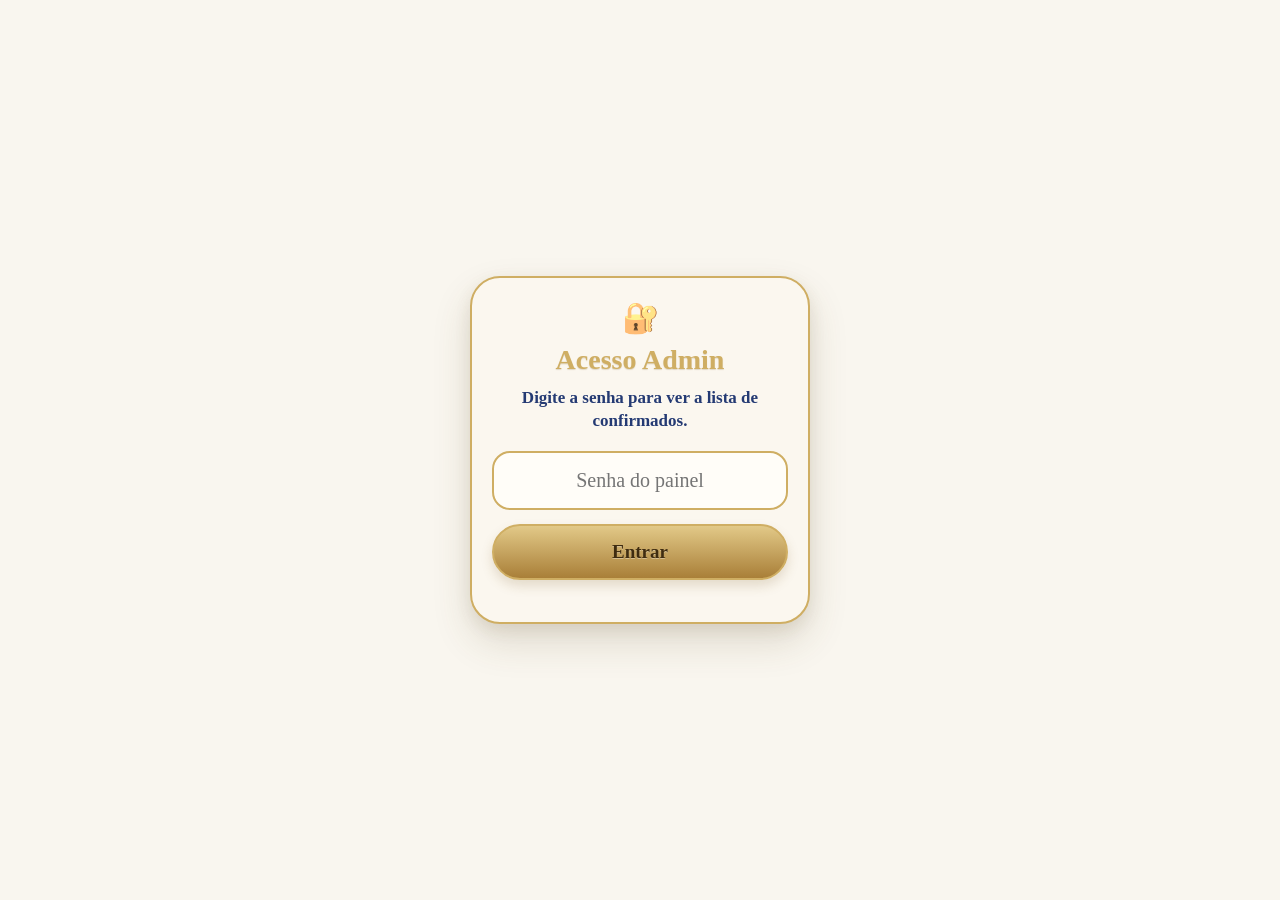
<file: admin.html>
<!DOCTYPE html>
<html lang="pt-BR">

<head>
    <meta charset="UTF-8">
    <meta name="viewport" content="width=device-width, initial-scale=1.0">
    <title>Painel Admin</title>
    <link rel="stylesheet" href="style.css">
</head>

<body>

<main class="story">

    <div id="telaSenha" class="card">

        <div class="topo">🔐</div>

        <h3>Acesso Admin</h3>

        <p class="subtitulo">
            Digite a senha para ver a lista de confirmados.
        </p>

        <input type="password" id="senhaAdmin" placeholder="Senha do painel">

        <button onclick="entrarAdmin()">Entrar</button>

        <p id="erroSenha" class="toque"></p>

    </div>

    <div id="painelAdmin" class="card escondido">

        <div class="topo">📋</div>

        <h3>Painel Admin</h3>

        <div id="resumoAdmin" class="resumo-admin"></div>

        <div class="filtros-admin">
            <button onclick="filtrarLista('todos')">Todos</button>
            <button onclick="filtrarLista('entraram')">Entraram</button>
            <button onclick="filtrarLista('naoEntraram')">Não entraram</button>
        </div>

        <input 
            type="text" 
            id="busca" 
            placeholder="Pesquisar convidado"
            onkeyup="pesquisarConvidado()"
        >

        <div id="listaConfirmados"></div>

        <button onclick="copiarListaWhatsapp()">📋 Copiar para WhatsApp</button>

        <button onclick="baixarCSV()">📥 Baixar Excel</button>

        <button onclick="limparLista()">🗑️ Limpar Lista</button>

    </div>

</main>

<script>
const SENHA_ADMIN = "gabriel10";

let lista = JSON.parse(localStorage.getItem("confirmacoes")) || [];

let filtroAtual = "todos";

let area = document.getElementById("listaConfirmados");
let resumo = document.getElementById("resumoAdmin");

function entrarAdmin() {
    let senhaDigitada = document.getElementById("senhaAdmin").value;
    let erro = document.getElementById("erroSenha");

    if (senhaDigitada === SENHA_ADMIN) {
        document.getElementById("telaSenha").classList.add("escondido");
        document.getElementById("painelAdmin").classList.remove("escondido");

        atualizarLista();
    } else {
        erro.innerHTML = "Senha incorreta. Tente novamente.";
    }
}

function atualizarLista() {
    lista = JSON.parse(localStorage.getItem("confirmacoes")) || [];

    mostrarResumo();
    aplicarFiltros();
}

function mostrarResumo() {
    let totalConfirmacoes = lista.length;
    let totalAdultos = 0;
    let totalCriancas = 0;
    let totalEntraram = 0;
    let totalNaoEntraram = 0;

    lista.forEach(function(item) {
        totalAdultos += Number(item.adultos) || 0;
        totalCriancas += Number(item.criancas) || 0;

        if (item.status === "utilizado") {
            totalEntraram++;
        } else {
            totalNaoEntraram++;
        }
    });

    let totalPessoas = totalAdultos + totalCriancas;

    resumo.innerHTML = `
        <div class="resumo-admin-grid">
            <div>
                <strong>${totalConfirmacoes}</strong>
                <span>confirmações</span>
            </div>

            <div>
                <strong>${totalPessoas}</strong>
                <span>pessoas</span>
            </div>

            <div>
                <strong>${totalAdultos}</strong>
                <span>adultos</span>
            </div>

            <div>
                <strong>${totalCriancas}</strong>
                <span>crianças</span>
            </div>

            <div>
                <strong>${totalEntraram}</strong>
                <span>entraram</span>
            </div>

            <div>
                <strong>${totalNaoEntraram}</strong>
                <span>não entraram</span>
            </div>
        </div>
    `;
}

function filtrarLista(filtro) {
    filtroAtual = filtro;

    aplicarFiltros();
}

function aplicarFiltros() {
    let texto = document.getElementById("busca").value.toLowerCase();

    let resultado = lista.filter(function(item) {
        let combinaBusca =
            item.nome.toLowerCase().includes(texto) ||
            item.codigo.toLowerCase().includes(texto);

        let combinaFiltro = true;

        if (filtroAtual === "entraram") {
            combinaFiltro = item.status === "utilizado";
        }

        if (filtroAtual === "naoEntraram") {
            combinaFiltro = item.status !== "utilizado";
        }

        return combinaBusca && combinaFiltro;
    });

    mostrarLista(resultado);
}

function mostrarLista(listaFiltrada) {
    area.innerHTML = "";

    if (listaFiltrada.length === 0) {
        area.innerHTML = "<p class='subtitulo'>Nenhuma confirmação encontrada.</p>";
        return;
    }

    listaFiltrada.forEach(function(item) {
        let totalPessoas = (Number(item.adultos) || 0) + (Number(item.criancas) || 0);

        let statusTexto = "⏳ Não entrou";

        if (item.status === "utilizado") {
            statusTexto = "✅ Entrou";
        }

        area.innerHTML += `
            <div class="convidado">
                <span>${item.codigo}</span>
                <strong>${item.nome}</strong>
                <p>${item.adultos} adulto(s) • ${item.criancas} criança(s)</p>
                <p>Total: ${totalPessoas} pessoa(s)</p>
                <p>${item.data}</p>
                <p><strong>${statusTexto}</strong></p>
            </div>
        `;
    });
}

function pesquisarConvidado() {
    aplicarFiltros();
}

function calcularTotais() {
    let totalAdultos = 0;
    let totalCriancas = 0;
    let totalEntraram = 0;
    let totalNaoEntraram = 0;

    lista.forEach(function(item) {
        totalAdultos += Number(item.adultos) || 0;
        totalCriancas += Number(item.criancas) || 0;

        if (item.status === "utilizado") {
            totalEntraram++;
        } else {
            totalNaoEntraram++;
        }
    });

    return {
        confirmacoes: lista.length,
        adultos: totalAdultos,
        criancas: totalCriancas,
        pessoas: totalAdultos + totalCriancas,
        entraram: totalEntraram,
        naoEntraram: totalNaoEntraram
    };
}

function copiarListaWhatsapp() {
    atualizarLista();

    if (lista.length === 0) {
        alert("Nenhuma confirmação para copiar.");
        return;
    }

    let totais = calcularTotais();

    let relatorio = "CONFIRMADOS - GABRIEL 10 ANOS\n\n";

    lista.forEach(function(item) {
        let status = item.status === "utilizado" ? "ENTROU" : "NÃO ENTROU";

        relatorio += item.codigo + " | " + item.nome + " | " +
            item.adultos + " adulto(s) | " +
            item.criancas + " criança(s) | " +
            status + " | " +
            item.data + "\n";
    });

    relatorio += "\nTOTAL:\n";
    relatorio += totais.confirmacoes + " confirmação(ões)\n";
    relatorio += totais.adultos + " adulto(s)\n";
    relatorio += totais.criancas + " criança(s)\n";
    relatorio += totais.pessoas + " pessoa(s)\n";
    relatorio += totais.entraram + " já entraram\n";
    relatorio += totais.naoEntraram + " não entraram\n";

    navigator.clipboard.writeText(relatorio);

    alert("Lista copiada! Agora é só colar no WhatsApp.");
}

function baixarCSV() {
    atualizarLista();

    if (lista.length === 0) {
        alert("Nenhuma confirmação para baixar.");
        return;
    }

    let csv = "Código;Nome;Adultos;Crianças;Total de Pessoas;Status;Data\n";

    lista.forEach(function(item) {
        let totalPessoas = (Number(item.adultos) || 0) + (Number(item.criancas) || 0);
        let status = item.status === "utilizado" ? "Entrou" : "Não entrou";

        csv += item.codigo + ";";
        csv += item.nome + ";";
        csv += item.adultos + ";";
        csv += item.criancas + ";";
        csv += totalPessoas + ";";
        csv += status + ";";
        csv += item.data + "\n";
    });

    let arquivo = new Blob([csv], { type: "text/csv;charset=utf-8;" });

    let link = document.createElement("a");
    link.href = URL.createObjectURL(arquivo);
    link.download = "confirmados-gabriel-10-anos.csv";
    link.click();
}

function limparLista() {
    let confirmar = confirm("Tem certeza que deseja limpar toda a lista? Essa ação não pode ser desfeita.");

    if (confirmar) {
        localStorage.removeItem("confirmacoes");
        localStorage.removeItem("proximoCodigo");
        location.reload();
    }
}
</script>

</body>

</html>
</file>
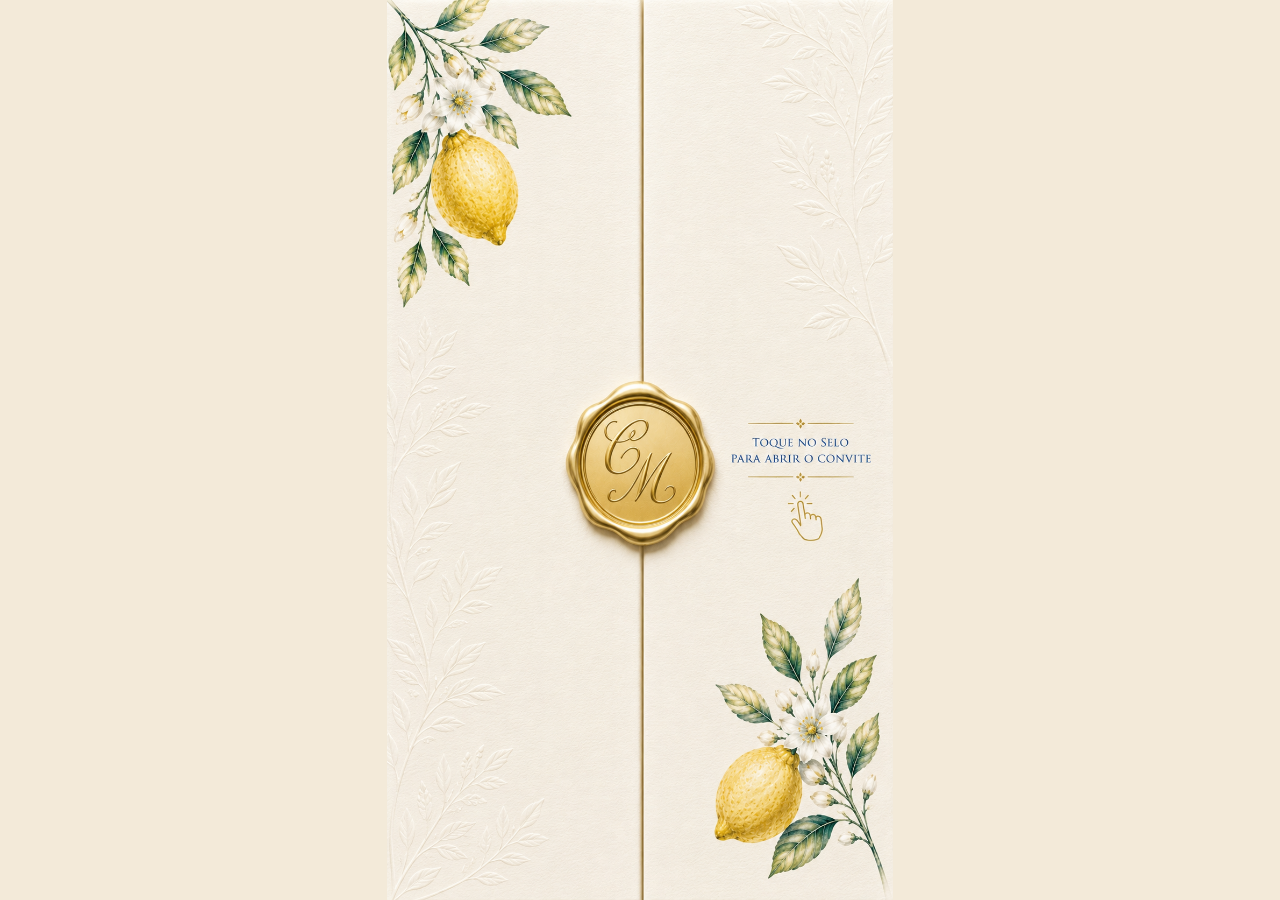
<file: convite.html>
<!DOCTYPE html>
<html lang="pt-BR">
<head>
<meta charset="UTF-8">
<meta name="viewport" content="width=device-width, initial-scale=1.0">
<title>Carmem Mosqueira - 80 anos</title>

<meta property="og:title" content="Convite Especial • Carmem Mosqueira 80 anos">
<meta property="og:description" content="Toque para abrir o convite">
<meta property="og:image" content="https://lariparo-prog.github.io/carmem-80-anos/capa.jpg">
<meta property="og:image:width" content="1200">
<meta property="og:image:height" content="800">
<meta property="og:image:type" content="image/jpeg">
<meta property="og:url" content="https://lariparo-prog.github.io/carmem-80-anos/convite.html">
<meta property="og:type" content="website">

<meta name="twitter:card" content="summary_large_image">
<meta name="twitter:title" content="Convite Especial • Carmem Mosqueira 80 anos">
<meta name="twitter:description" content="Toque para abrir o convite">
<meta name="twitter:image" content="https://lariparo-prog.github.io/carmem-80-anos/capa.jpg">
<style>
*{
    margin:0;
    padding:0;
    box-sizing:border-box;
}

html, body{
    height:100%;
    overflow:hidden;
    background:#f3ead9;
}

.tela{
    position:fixed;
    top:0;
    left:0;
    width:100%;
    height:100%;
    display:flex;
    justify-content:center;
    align-items:center;
}

.tela img{
    height:100%;
    width:auto;
    max-width:100%;
    object-fit:contain;
    display:block;
    user-select:none;
    -webkit-user-drag:none;
}

#telaConvite{
    z-index:1;
}

.icone-toque{
    position:absolute;
    cursor:pointer;
    pointer-events:none;
}

body.pronto .icone-toque{
    pointer-events:auto;
}

#telaSelo{
    z-index:10;
    cursor:pointer;
}

.ativo #telaSelo{
    animation:sumirSelo .6s ease-in forwards;
}

@keyframes sumirSelo{
    to{ opacity:0; visibility:hidden; }
}
</style>
</head>
<body>

<div id="telaConvite" class="tela">
    <img src="convite.png" id="imgConvite">

    <div class="icone-toque" id="btnConfirmar" onclick="window.location.href='index.html'"></div>
    <div class="icone-toque" id="btnPresente" onclick="window.location.href='presentes.html'"></div>
    <div class="icone-toque" id="btnLocal" onclick="window.open('https://www.google.com/maps/search/?api=1&query=Rua+Manoel+Dias+de+Pinho%2C+22%2C+Ponta+Por%C3%A3%2C+MS','_blank')"></div>
</div>

<div id="telaSelo" class="tela" onclick="abrirConvite()">
    <img src="selo.png">
</div>

<script>
function posicionarBotoes(){
    const img = document.getElementById('imgConvite');
    const rect = img.getBoundingClientRect();

    const zonas = [
        { id:'btnConfirmar', leftPct:13.9, topPct:75.9, widthPct:21.3, heightPct:13.5 },
        { id:'btnPresente',  leftPct:38.5, topPct:75.9, widthPct:21.3, heightPct:13.5 },
        { id:'btnLocal',     leftPct:62.4, topPct:75.9, widthPct:21.3, heightPct:13.5 }
    ];

    zonas.forEach(function(z){
        const el = document.getElementById(z.id);
        el.style.left = (rect.left + rect.width * z.leftPct/100) + 'px';
        el.style.top = (rect.top + rect.height * z.topPct/100) + 'px';
        el.style.width = (rect.width * z.widthPct/100) + 'px';
        el.style.height = (rect.height * z.heightPct/100) + 'px';
    });
}

window.addEventListener('load', posicionarBotoes);

let jaAbriu = false;

// Se voltou da tela de presentes (convite já tinha sido aberto), pula direto pro convite
if (new URLSearchParams(window.location.search).get('aberto') === '1') {
    document.body.classList.add('ativo');
    document.body.classList.add('pronto');
    document.getElementById('telaSelo').style.display = 'none';
    jaAbriu = true;
}

window.addEventListener('resize', posicionarBotoes);

function abrirConvite(){
    if (jaAbriu) return;
    jaAbriu = true;

    document.body.classList.add('ativo');
    document.body.classList.add('pronto');
}
</script>

</body>
</html>
</file>
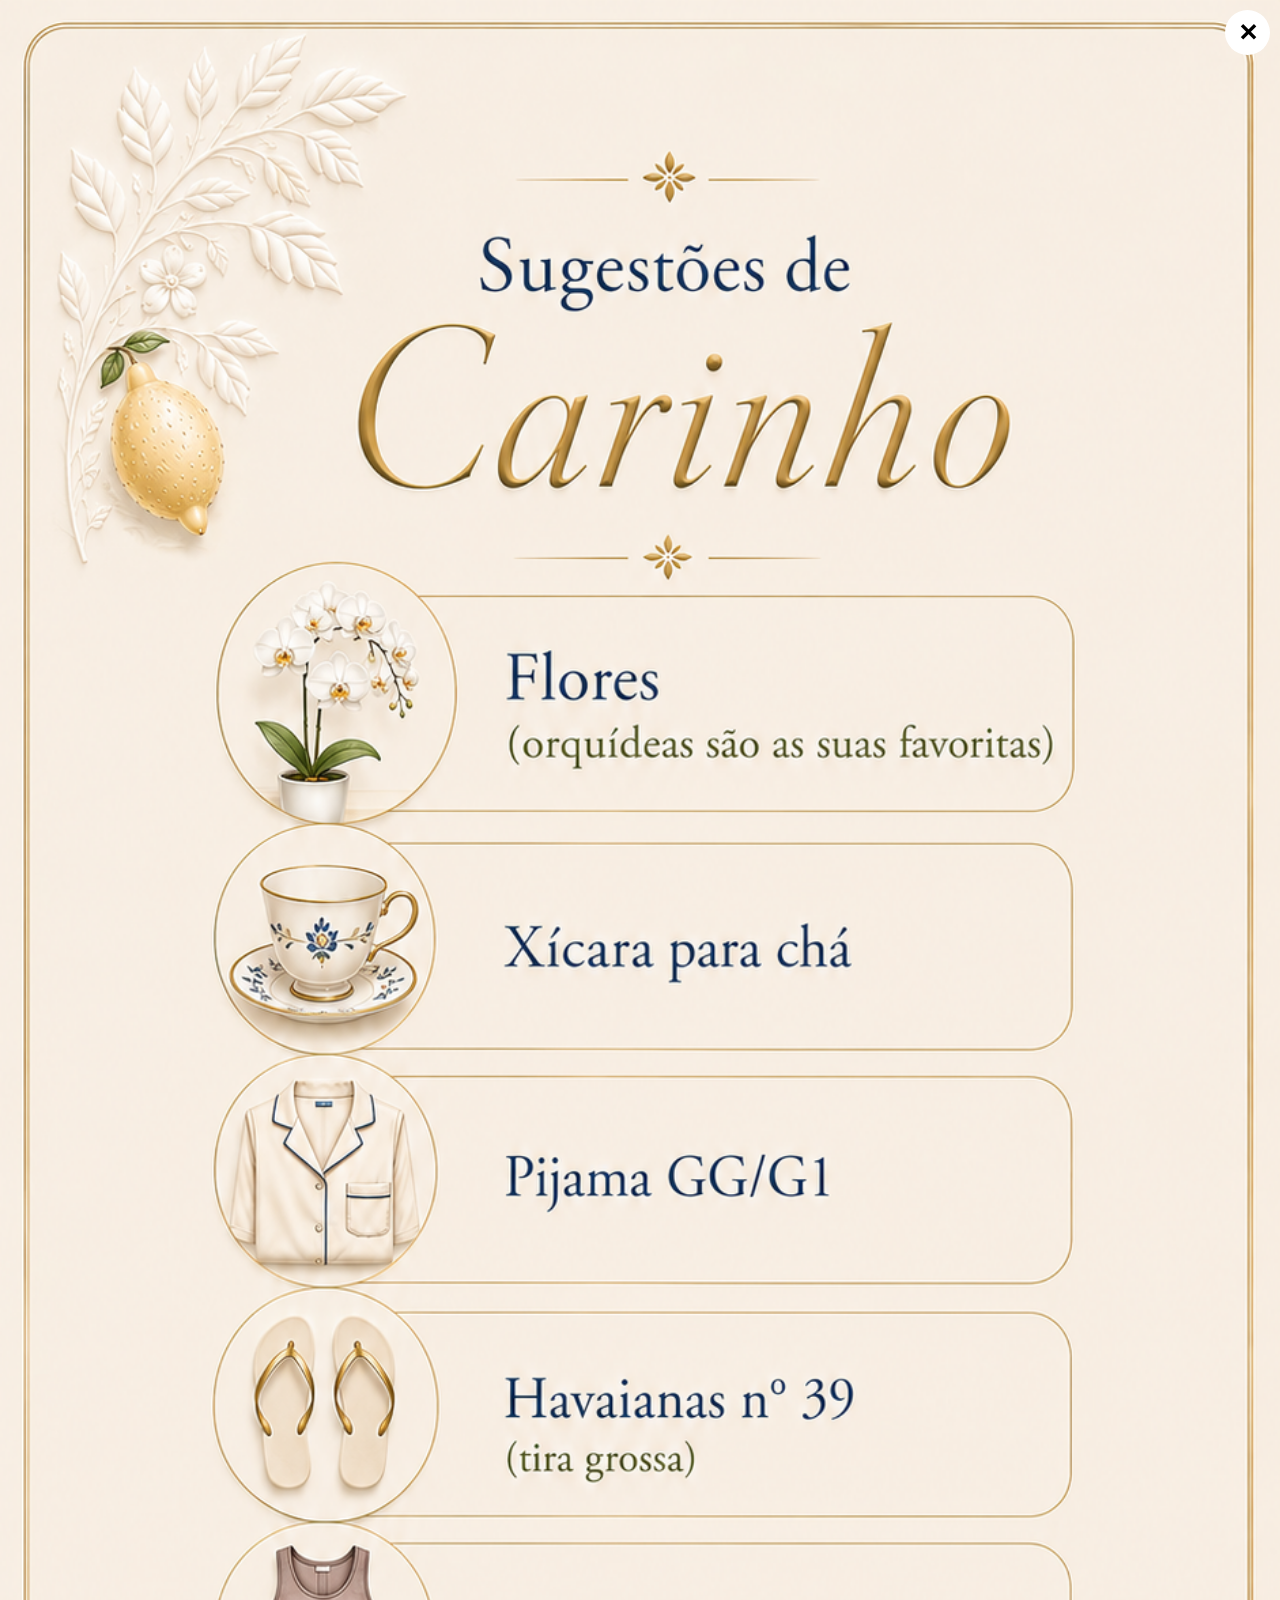
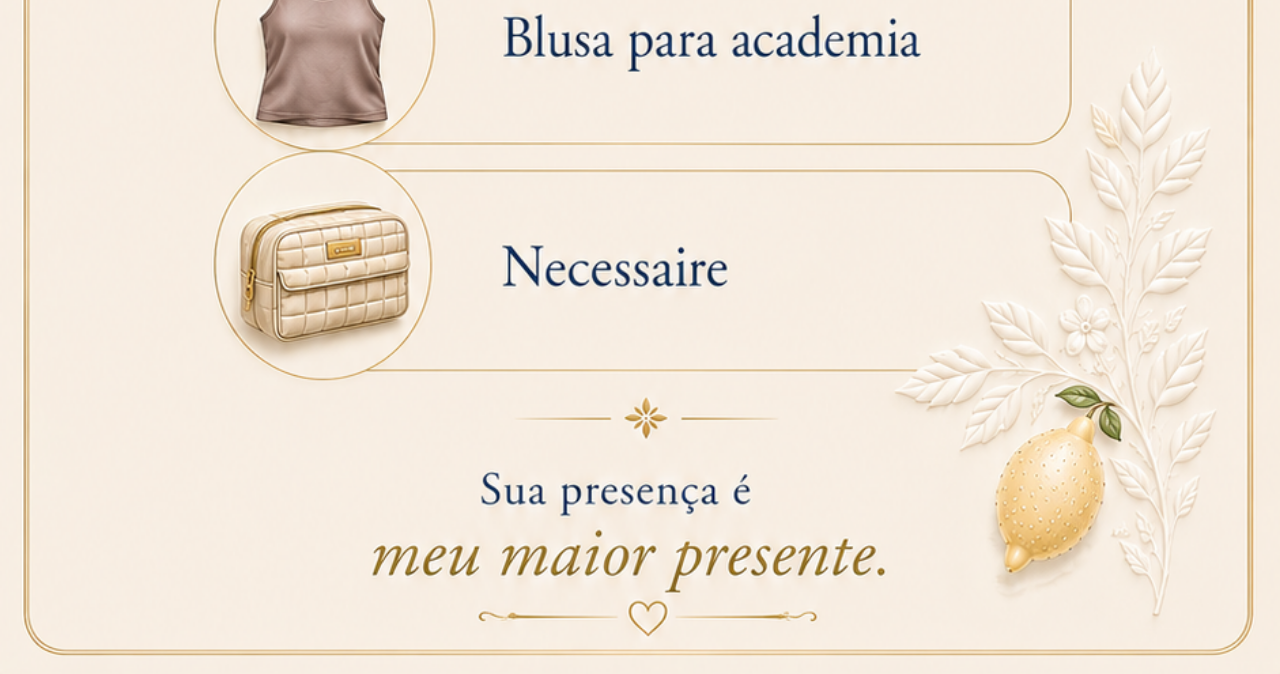
<file: presentes.html>
<!DOCTYPE html>
<html lang="pt-BR">
<head>
<meta charset="UTF-8">
<meta name="viewport" content="width=device-width, initial-scale=1.0">

<title>Sugestões de Presentes</title>

<style>
*{
    margin:0;
    padding:0;
    box-sizing:border-box;
}

body{
    background:#000;
    position:relative;
}

.imagem{
    width:100%;
    display:block;
}

.fechar{
    position:fixed;
    top:10px;
    right:10px;
    width:45px;
    height:45px;
    border:none;
    border-radius:50%;
    background:white;
    font-size:24px;
    font-weight:bold;
    cursor:pointer;
    z-index:999;
}
</style>
</head>

<body>

<button class="fechar" onclick="window.location.href='convite.html?aberto=1'">
✕
</button>

<!-- TROQUE AQUI: coloque a imagem com as sugestões de presente do evento novo -->
<img src="presentes.png" class="imagem">

</body>
</html>
</file>
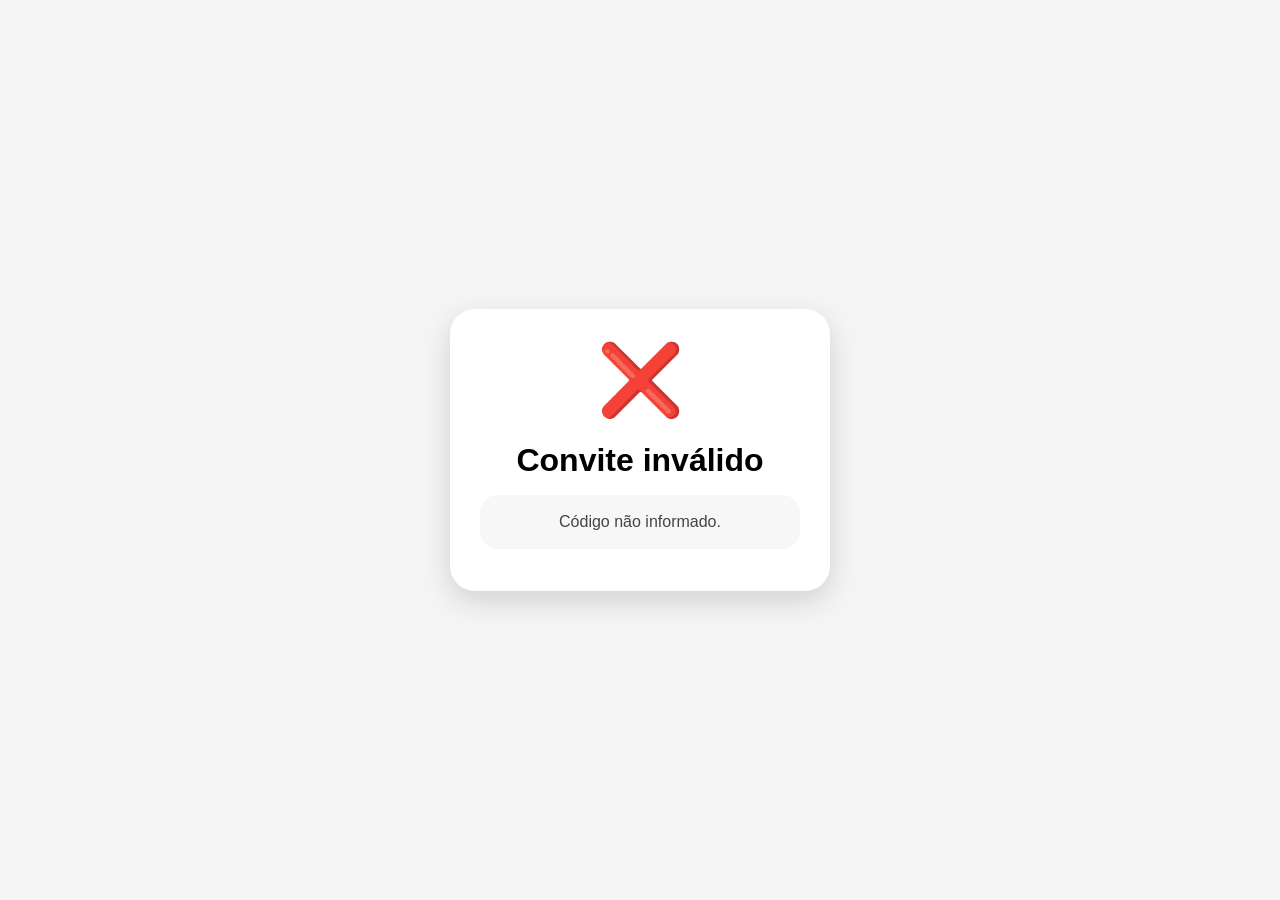
<file: validar.html>
<!DOCTYPE html>
<html lang="pt-BR">

<head>
<meta charset="UTF-8">
<meta name="viewport" content="width=device-width, initial-scale=1.0">

<title>Validação</title>

<style>

body{
    margin:0;
    min-height:100vh;
    display:flex;
    justify-content:center;
    align-items:center;
    background:#f5f5f5;
    font-family:Arial,sans-serif;
}

.card{
    width:320px;
    background:white;
    padding:30px;
    border-radius:25px;
    text-align:center;
    box-shadow:0 10px 30px rgba(0,0,0,.15);
}

.status{
    font-size:70px;
    margin-bottom:15px;
}

h1{
    margin-bottom:15px;
}

.nome{
    font-size:24px;
    color:#007a33;
    font-weight:bold;
    margin-bottom:16px;
}

.dados{
    background:#f7f7f7;
    border-radius:18px;
    padding:14px;
    color:#444;
    font-size:16px;
    line-height:1.6;
    margin-top:10px;
}

.codigo{
    margin-top:12px;
    color:#d4af37;
    font-weight:bold;
    font-size:18px;
}

</style>

</head>

<body>

<div class="card">

    <div id="status" class="status">⏳</div>

    <h1 id="titulo">Validando...</h1>

    <div id="nome" class="nome"></div>

    <div id="dados" class="dados"></div>

    <div id="codigo" class="codigo"></div>

</div>

<script src="validar.js"></script>

</body>
</html>
</file>
<file: style.css>
*{
    margin:0;
    padding:0;
    box-sizing:border-box;
}

html, body{
    height:100%;
}

body{
    font-family: "Georgia", serif;
    background:#f9f6ef;
    display:flex;
    justify-content:center;
    align-items:center;
    overflow:hidden;
    color:#243a73;

    min-height:100vh;
    min-height:100dvh;
}

.story{
    width:100%;
    display:flex;
    justify-content:center;
    align-items:center;
    padding:14px;

    min-height:100vh;
    min-height:100dvh;
}

.card{
    width:340px;
    max-width:92vw;
    max-height:94dvh;
    overflow-y:auto;
    background:#fbf7ef;
    border:2px solid #cfae63;
    border-radius:30px;
    padding:22px 20px;
    text-align:center;
    box-shadow:
        0 18px 38px rgba(95,75,35,.16),
        0 6px 16px rgba(95,75,35,.10);
    margin:0 auto;
}

.topo{
    font-size:30px;
    margin-bottom:10px;
    filter: sepia(1) saturate(2) hue-rotate(350deg);
}

h1{
    color:#cfae63;
    font-size:clamp(28px, 9vw, 38px);
    font-family:"Cormorant Garamond", serif;
    font-weight:600;
    text-transform:none;
    font-style:italic;
    margin-bottom:6px;
    line-height:1.15;
    text-shadow:0 1px 1px rgba(120,90,35,.28);
}

h2{
    color:#cfae63;
    font-family:"Cormorant Garamond", serif;
    font-size:clamp(24px, 6.5vw, 32px);
    margin-top:-2px;
    margin-bottom:6px;
    font-weight:600;
    font-style:italic;
    letter-spacing:.3px;
    text-shadow:0 1px 1px rgba(120,90,35,.28);
}

.frase{
    color:#243a73;
    font-weight:600;
    font-size:19px;
    margin:20px 0;
    line-height:1.4;
}

input{
    width:100%;
    padding:16px;
    border:2px solid #cfae63;
    border-radius:18px;
    text-align:center;
    font-size:20px;
    margin-bottom:14px;
    font-family:"Georgia", serif;
    color:#243a73;
    background:#fffdf8;
}

button{
    background:linear-gradient(180deg,#e2c988,#a97f38);
    color:#3f2c10;
    border:2px solid #cfae63;
    padding:15px 24px;
    border-radius:50px;
    font-size:19px;
    font-weight:700;
    font-family:"Georgia", serif;
    cursor:pointer;
    box-shadow:0 6px 12px rgba(120,90,35,.18);
    width:100%;
    text-shadow:0 1px 0 rgba(255,255,255,.35);
}

button + button{
    margin-top:10px;
}

.toque{
    margin-top:20px;
    color:#2f3f68;
    font-weight:700;
    font-size:16px;
}

.escondido{
    display:none !important;
}

h3{
    color:#cfae63;
    font-size:28px;
    text-transform:none;
    margin-bottom:12px;
    line-height:1.1;
    font-family:"Georgia", serif;
    font-weight:700;
    text-shadow:0 1px 1px rgba(120,90,35,.20);
}

.subtitulo{
    color:#243a73;
    font-size:17px;
    font-weight:600;
    line-height:1.35;
    margin-bottom:18px;
}

/* Lista de resultados da busca: some se vazia, rola só ela mesma se crescer muito */
#listaConvidados{
    max-height:24vh;
    overflow-y:auto;
    margin-bottom:14px;
    text-align:left;
}

#listaConvidados:empty{
    margin-bottom:0;
}

#listaConvidados button{
    display:block;
    width:100%;
    background:#fffdf8;
    color:#243a73;
    border:2px solid #cfae63;
    border-radius:14px;
    padding:12px 16px;
    font-size:18px;
    font-weight:600;
    margin-bottom:8px;
    box-shadow:none;
    text-align:left;
}

#listaConvidados button:last-child{
    margin-bottom:0;
}

.contador{
    background:#fffdf8;
    border:2px solid #cfae63;
    border-radius:20px;
    padding:16px;
    margin:14px 0;
}

.contador span{
    display:block;
    color:#b89343;
    font-size:17px;
    font-weight:700;
    text-transform:none;
    margin-bottom:10px;
}

.contador strong{
    color:#8b6a1f;
}

.controle{
    display:flex;
    justify-content:center;
    align-items:center;
    gap:28px;
}

.controle strong{
    color:#243a73;
    font-size:32px;
    min-width:30px;
}

.botao-contador{
    width:46px;
    height:46px;
    padding:0;
    border-radius:50%;
    font-size:26px;
}

.bola-girando{
    font-size:54px;
    margin-bottom:16px;
    animation:girar 1.2s linear infinite;
}

@keyframes girar{
    from{ transform:rotate(0deg); }
    to{ transform:rotate(360deg); }
}

/* TELA FINAL - QR CODE */

.ticket{
    position:relative;
    width:350px;
    max-width:92vw;
    max-height:94dvh;
    overflow-y:auto;
    overflow-x:hidden;
    background:#fbf7ef;
    border:2px solid #cfae63;
    border-radius:28px;
    padding:0 18px 20px;
    margin:0 auto;
    text-align:center;
    box-shadow:
        0 20px 42px rgba(95,75,35,.16),
        0 8px 18px rgba(95,75,35,.10);
}

.ticket.escondido{
    display:none !important;
}

.ticket-topo{
    background:#f4dfad;
    color:#243a73;
    margin:0 -18px 18px;
    padding:26px 18px 22px;

    border-bottom:3px solid #d4af37;

    box-shadow:
        inset 0 3px 0 rgba(255, 255, 255,.95),
        inset 0 -3px 0 rgba(184,147,67,.45),
        0 4px 12px rgba(184,147,67,.20);
}

.ticket-label{
    display:none;
}

.ticket-topo h3{
    color:#8b6a1f;
    font-family:"Georgia", serif;
    font-size:clamp(24px, 8vw, 30px);
    margin-bottom:2px;
    text-transform:none;
    font-style:normal;
    font-weight:700;
    line-height:1.15;

    text-shadow:
        0 1px 0 #fff7d6,
        0 2px 2px rgba(255,255,255,.45),
        0 3px 5px rgba(120,90,35,.28);
}

.ticket-topo p{
    color:#7f6322;
    font-size:clamp(17px, 5.5vw, 23px);
    font-weight:700;
    margin-top:2px;
    letter-spacing:.5px;
}

.ticket-linha{
    width:100%;
    height:2px;
    background:#cfae63;
    margin:0;
}

.ticket-linha.pontilhada{
    display:none;
}

.ticket-info{
    background:#fffdf8;
    border:2px solid #cfae63;
    border-radius:18px;
    padding:13px;
    margin-bottom:12px;
}

.ticket-info span{
    display:block;
    color:#8b6a1f;
    font-size:14px;
    font-weight:700;
    text-transform:uppercase;
    margin-bottom:6px;
    letter-spacing:.6px;
}

.ticket-info strong{
    color:#b89343;
    font-size:24px;
    font-weight:700;
}

.ticket-evento{
    background:#fffdf8;
    border:2px solid #cfae63;
    border-radius:18px;
    padding:12px;
    margin-bottom:14px;
    color:#b89343;
    font-size:16px;
    font-weight:700;
}

.ticket-resumo{
    margin-bottom:10px;
}

.ticket-qr{
    width:195px;
    height:195px;
    margin:6px auto 10px;
    background:white;
    border:2px solid #cfae63;
    padding:6px;
    display:flex;
    align-items:center;
    justify-content:center;
    overflow:hidden;
}

.qrcode img,
.qrcode canvas{
    width:100% !important;
    height:100% !important;
    display:block;
    object-fit:contain;
}

.ticket-codigo{
    display:inline-block;
    background:linear-gradient(180deg,#d8bd75,#b89343);
    color:#fffdf8;
    padding:8px 18px;
    border-radius:30px;
    font-weight:700;
    font-size:14px;
    margin-bottom:10px;
}

.ticket-aviso{
    color:#243a73;
    font-size:15px;
    font-weight:600;
    margin-bottom:10px;
    line-height:1.4;
}

.ticket-botao{
    display:block;
    margin:0 auto;
    padding:13px 24px;
    font-size:16px;
    background:#ead8a5;
    color:#6f5530 !important;
    border:2px solid #d4af37 !important;
    border-radius:30px;
    box-shadow:0 4px 12px rgba(184,147,67,.20);
}

.ticket-botao + .ticket-botao{
    margin-top:10px;
}

/* Compatibilidade */

.final-card.escondido{
    display:none !important;
}

.resumo-final{
    display:inline-block;
    background:#f4dfad;
    color:#6f5530;
    border:2px solid #d4af37;
    padding:12px 32px;
    border-radius:22px;
    font-size:20px;
    font-weight:700;
    min-width:180px;
    text-align:center;
}

.codigo{
    display:inline-block;
}

/* ADMIN */

.resumo-admin-grid{
    display:grid;
    grid-template-columns:repeat(2,1fr);
    gap:10px;
    margin:14px 0 18px;
}

.resumo-admin-grid div{
    background:#fffdf8;
    border:2px solid #cfae63;
    border-radius:16px;
    padding:12px 8px;
    text-align:center;
}

.resumo-admin-grid strong{
    display:block;
    color:#b89343;
    font-size:19px;
    margin-bottom:4px;
}

.resumo-admin-grid span{
    color:#243a73;
    font-size:13px;
    font-weight:700;
}

#busca{
    margin-bottom:16px;
}

#listaConfirmados .convidado{
    background:#fffdf8;
    border:2px solid #cfae63;
    border-radius:18px;
    padding:12px;
    margin:12px 0;
    text-align:center;
    box-shadow:0 4px 10px rgba(95,75,35,.08);
}

#listaConfirmados .convidado span{
    display:block;
    color:#b89343;
    font-weight:700;
    font-size:14px;
    margin-bottom:4px;
}

#listaConfirmados .convidado strong{
    display:block;
    color:#243a73;
    font-size:18px;
    margin-bottom:6px;
}

#listaConfirmados .convidado p{
    color:#243a73;
    font-size:14px;
    margin:3px 0;
    line-height:1.4;
}

#listaConfirmados + button{
    margin-top:16px;
    margin-bottom:12px;
}
</file>
